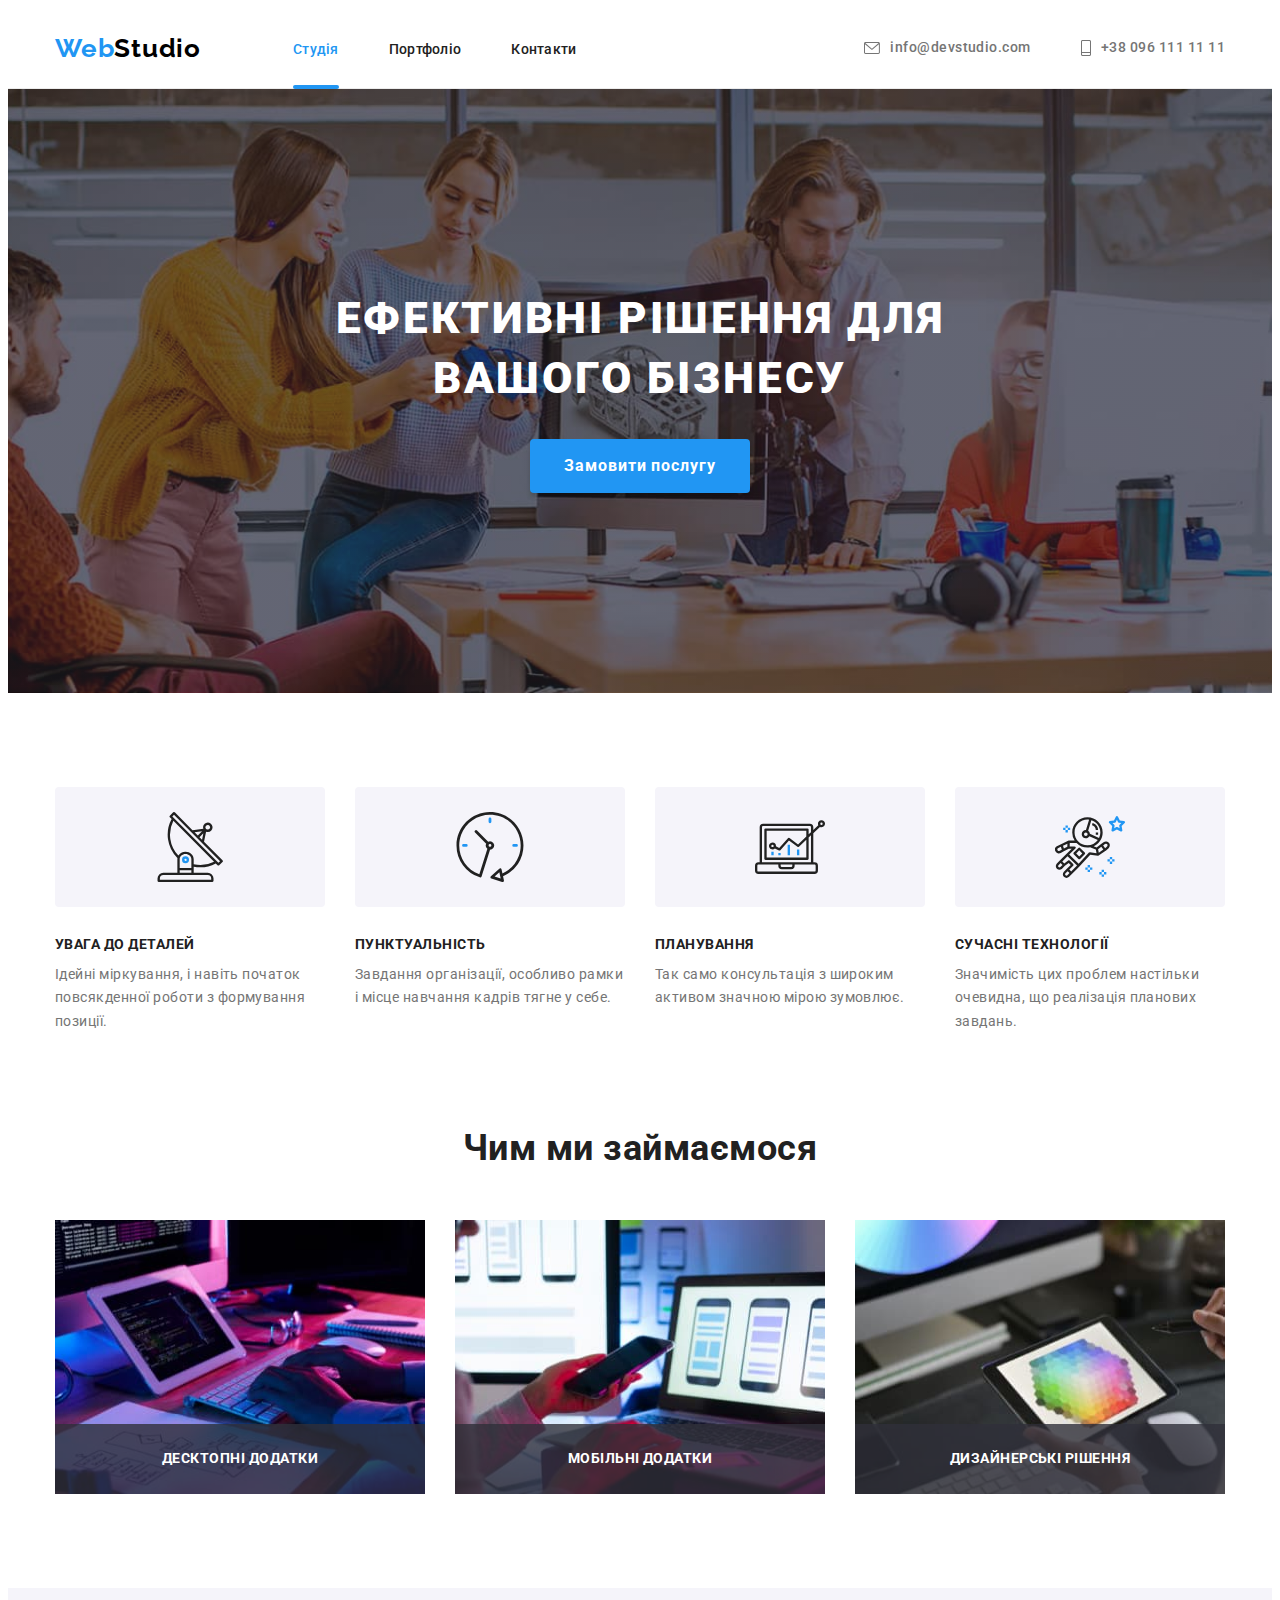
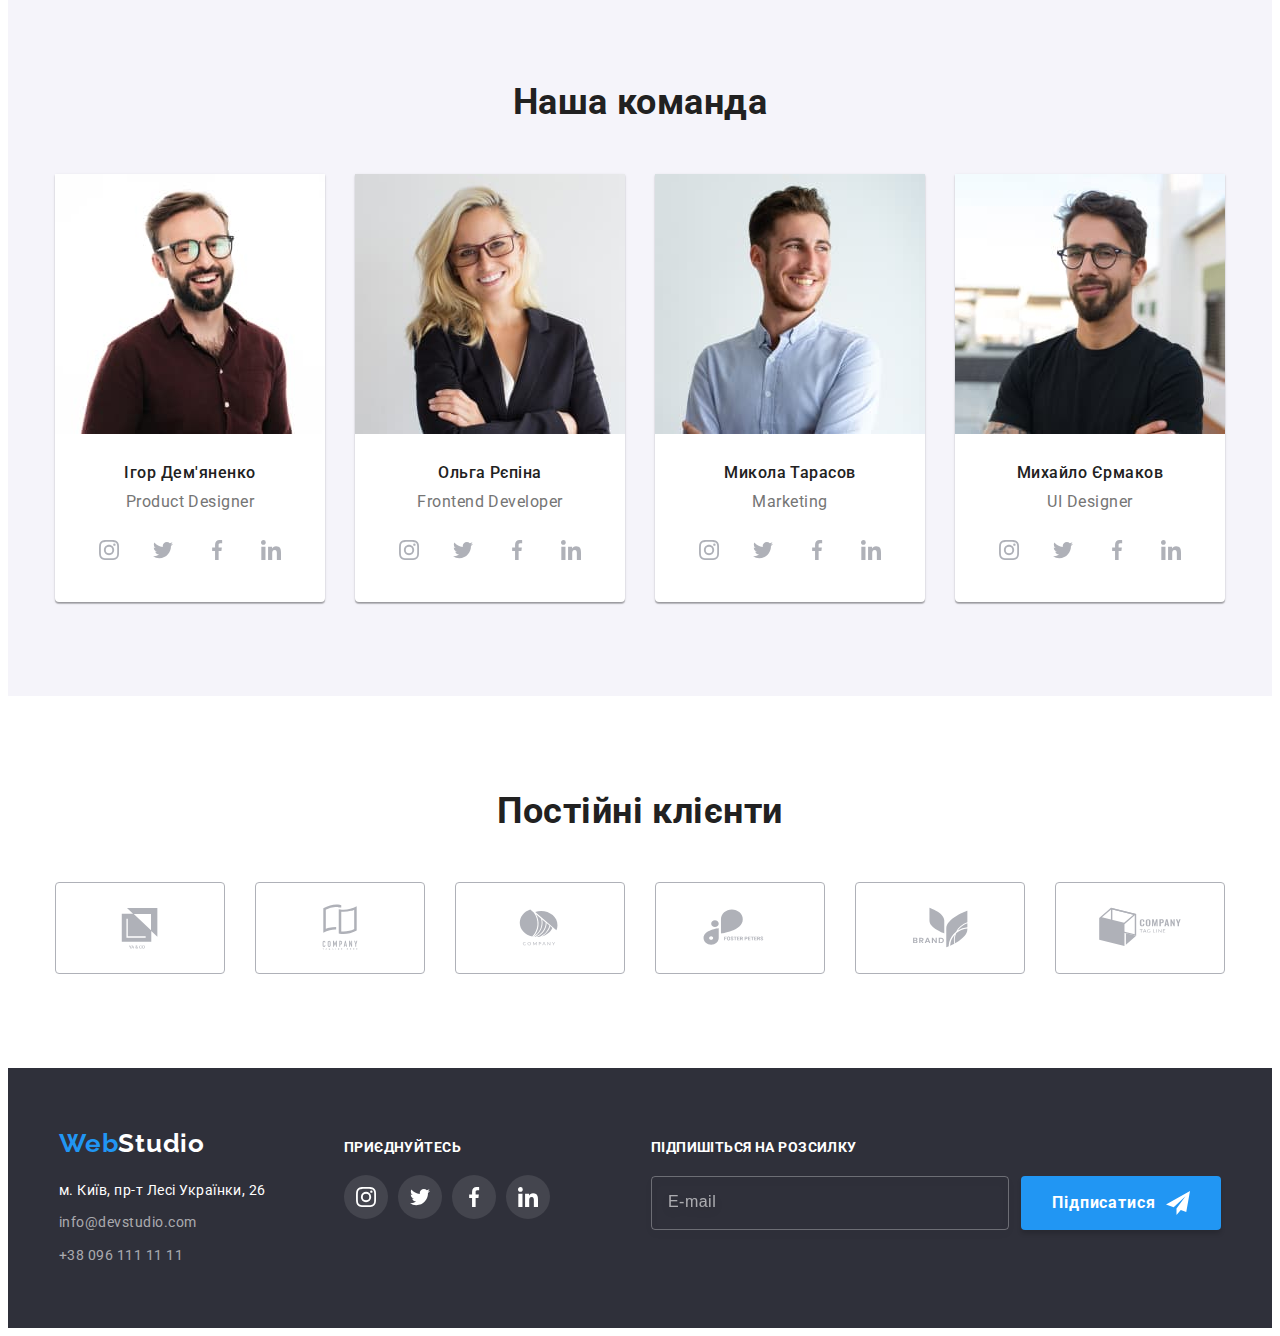
<file: index.html>
<!DOCTYPE html>
<html lang="uk">
  <head>
    <meta charset="UTF-8" />
    <meta http-equiv="X-UA-Compatible" content="IE=edge" />
    <meta name="viewport" content="width=device-width, initial-scale=1.0" />
    <link rel="preconnect" href="https://fonts.googleapis.com" />
    <link rel="preconnect" href="https://fonts.gstatic.com" crossorigin />
    <link
      href="https://fonts.googleapis.com/css2?family=Raleway:wght@700&family=Roboto:wght@400;500;700;900&display=swap"
      rel="stylesheet"
    />
    <link
      rel="stylesheet"
      href="https://cdnjs.cloudflare.com/ajax/libs/modern-normalize/1.1.0/modern-normalize.min.css"
      integrity="sha512-wpPYUAdjBVSE4KJnH1VR1HeZfpl1ub8YT/NKx4PuQ5NmX2tKuGu6U/JRp5y+Y8XG2tV+wKQpNHVUX03MfMFn9Q=="
      crossorigin="anonymous"
      referrerpolicy="no-referrer"
    />
    <link rel="stylesheet" href="./css/main.min.css" />
    <title>Студія</title>
  </head>
  <body>
    <header class="header">
      <div class="container">
        <nav class="header__nav">
          <a class="logo" href="./index.html" aria-label="en"
            >Web<span class="logo-studio">Studio</span></a
          >
          <ul class="header__nav-list">
            <li class="header__nav-current">
              <div class="header__nav-line">
                <a class="header__nav-item current" href="./index.html">Студія</a>
              </div>
            </li>
            <li><a class="header__nav-item" href="./portfolio.html">Портфоліо</a></li>
            <li><a class="header__nav-item" href="">Контакти</a></li>
          </ul>
        </nav>
        <ul class="header__contacts">
          <li>
            <a class="header__contacts-email" href="mailto:info@devstudio.com">
              <svg class="header__email-icon" width="16" height="12">
                <use href="./images/icons.svg#icon-letter"></use>
              </svg>
              info@devstudio.com</a
            >
          </li>
          <li>
            <a class="header__contacts-phone" href="tel:+380961111111">
              <svg class="header__phone-icon" width="10" height="16">
                <use href="./images/icons.svg#icon-phone"></use>
              </svg>
              +38 096 111 11 11</a
            >
          </li>
        </ul>
        <button class="header__menu-button" type="button" data-menu-open>
          <svg class="header__menu-icon" width="40" height="40">
            <use href="./images/icons.svg#icon-menu"></use>
          </svg>
        </button>
      </div>
      <div class="menu is-hidden" data-menu>
        <div class="menu__container">
          <button class="menu__close-btn" type="button" data-menu-close>
            <svg class="menu__close-icon" width="40" height="40">
              <use href="./images/icons.svg#icon-menu-close"></use>
            </svg>
          </button>
          <ul class="menu__list">
            <li class="menu__current">
              <a class="menu__item current" href="./index.html">Студія</a>
            </li>
            <li><a class="menu__item" href="./portfolio.html">Портфоліо</a></li>
            <li><a class="menu__item" href="">Контакти</a></li>
          </ul>
          <div class="menu__swap">
            <ul class="menu__contacts">
              <li class="menu__phone"><a href="">+38 096 111 11 11</a></li>
              <li class="menu__email"><a href="">info@devstudio.com</a></li>
            </ul>
            <ul class="menu__socials">
              <li class="menu__socials-item">Instagram</li>
              <li class="menu__socials-item">Twitter</li>
              <li class="menu__socials-item">Facebook</li>
              <li class="menu__socials-item">LinkedIn</li>
            </ul>
          </div>
        </div>
      </div>
    </header>
    <main>
      <section class="hero section">
        <div class="container">
          <h1 class="hero__title">Ефективні рішення для вашого бізнесу</h1>
          <button class="button" type="button" data-modal-open>Замовити послугу</button>
        </div>
      </section>
      <section class="advantages section">
        <div class="container">
          <h2 class="visually-hidden">Переваги</h2>
          <ul class="advantages__list">
            <li class="advantages__item">
              <div class="advantages__icon-container">
                <svg class="advantages__icon" width="70" height="70">
                  <use href="./images/icons.svg#icon-antenna"></use>
                </svg>
              </div>
              <h3 class="advantages__title">Увага до деталей</h3>
              <p class="advantages__paragraph">
                Ідейні міркування, і навіть початок повсякденної роботи з формування позиції.
              </p>
            </li>
            <li class="advantages__item">
              <div class="advantages__icon-container">
                <svg class="advantages__icon" width="70" height="70">
                  <use href="./images/icons.svg#icon-clock"></use>
                </svg>
              </div>
              <h3 class="advantages__title">Пунктуальність</h3>
              <p class="advantages__paragraph">
                Завдання організації, особливо рамки і місце навчання кадрів тягне у себе.
              </p>
            </li>
            <li class="advantages__item">
              <div class="advantages__icon-container">
                <svg class="advantages__icon" width="70" height="70">
                  <use href="./images/icons.svg#icon-diagram"></use>
                </svg>
              </div>
              <h3 class="advantages__title">Планування</h3>
              <p class="advantages__paragraph">
                Так само консультація з широким активом значною мірою зумовлює.
              </p>
            </li>
            <li class="advantages__item">
              <div class="advantages__icon-container">
                <svg class="advantages__icon" width="70" height="70">
                  <use href="./images/icons.svg#icon-astronaut"></use>
                </svg>
              </div>
              <h3 class="advantages__title">Сучасні технології</h3>
              <p class="advantages__paragraph">
                Значимість цих проблем настільки очевидна, що реалізація планових завдань.
              </p>
            </li>
          </ul>
        </div>
      </section>
      <section class="services section">
        <div class="container">
          <h2 class="services__title">Чим ми займаємося</h2>
          <ul class="services__list">
            <li class="services__item">
              <a href="">
                <picture>
                  <source
                    class="services__img"
                    srcset="
                      ./images/desktop-programs-desk-1x.jpg 1x,
                      ./images/desktop-programs-desk-2x.jpg 2x
                    "
                    media="(min-width: 1200px)"
                  />
                  <img
                    class="services__img"
                    src="./images/desktop-programs-desk-1x.jpg"
                    alt="Десктоп"
                    width="370"
                  />
                </picture>
                <p class="services__description">Десктопні додатки</p>
              </a>
            </li>
            <li class="services__item">
              <a href="">
                <picture>
                  <source
                    class="services__img"
                    srcset="
                      ./images/mobile-applications-desk-1x.jpg 1x,
                      ./images/mobile-applications-desk-2x.jpg 2x
                    "
                    media="(min-width: 1200px)"
                  />
                  <img
                    class="services__img"
                    src="./images/mobile-applications-desk-1x.jpg"
                    alt="Мобільний телефон"
                    width="370"
                  />
                </picture>
                <p class="services__description">Мобільні додатки</p>
              </a>
            </li>
            <li class="services__item">
              <a href="">
                <picture>
                  <source
                    class="services__img"
                    srcset="
                      ./images/designer-solutions-desk-1x.jpg 1x,
                      ./images/designer-solutions-desk-2x.jpg 2x
                    "
                    media="(min-width: 1200px)"
                  />
                  <img
                    class="services__img"
                    src="./images/designer-solutions-desk-1x.jpg"
                    alt="Графічний планшет"
                    width="370"
                  />
                </picture>
                <p class="services__description">Дизайнерські рішення</p>
              </a>
            </li>
          </ul>
        </div>
      </section>
      <section class="our-team section">
        <div class="container">
          <h2 class="our-team__title">Наша команда</h2>
          <ul class="our-team__list">
            <li class="our-team__card-item">
              <div class="our-team__card-img-container">
                <picture>
                  <source
                    class="our-team__card-img"
                    srcset="
                      ./images/product-designer-desk-1x.jpg 1x,
                      ./images/product-designer-desk-2x.jpg 2x
                    "
                    media="(min-width: 1200px)"
                  />
                  <source
                    class="our-team__card-img"
                    srcset="
                      ./images/product-designer-tab-1x.jpg 1x,
                      ./images/product-designer-tab-2x.jpg 2x
                    "
                    media="(min-width: 768px)"
                  />
                  <source
                    class="our-team__card-img"
                    srcset="
                      ./images/product-designer-mob-1x.jpg 1x,
                      ./images/product-designer-mob-2x.jpg 2x
                    "
                    media="(max-width: 767px)"
                  />
                  <img
                    class="our-team__card-img"
                    src="./images/product-designer-mob-1x.jpg"
                    alt="Дизайнер продукта"
                    width="450"
                  />
                </picture>
              </div>
              <h3 class="our-team__card-name">Ігор Дем'яненко</h3>
              <p class="our-team__card-position" lang="en">Product Designer</p>
              <ul class="our-team__socials">
                <li>
                  <a class="socials-container" href="" aria-label="Інстаграм">
                    <svg class="socials-icon" width="20" height="20">
                      <use href="./images/icons.svg#icon-instagram"></use>
                    </svg>
                  </a>
                </li>
                <li>
                  <a class="socials-container" href="" aria-label="Твіттер">
                    <svg class="socials-icon" width="20" height="20">
                      <use href="./images/icons.svg#icon-twitter"></use>
                    </svg>
                  </a>
                </li>
                <li>
                  <a class="socials-container" href="" aria-label="Фейсбук">
                    <svg class="socials-icon" width="20" height="20">
                      <use href="./images/icons.svg#icon-facebook"></use>
                    </svg>
                  </a>
                </li>
                <li>
                  <a class="socials-container" href="" aria-label="Лінкедін">
                    <svg class="socials-icon" width="20" height="20">
                      <use href="./images/icons.svg#icon-linkedin"></use>
                    </svg>
                  </a>
                </li>
              </ul>
            </li>
            <li class="our-team__card-item">
              <div class="our-team__card-img-container">
                <picture>
                  <source
                    class="our-team__card-img"
                    srcset="
                      ./images/frontend-developer-desk-1x.jpg 1x,
                      ./images/frontend-developer-desk-2x.jpg 2x
                    "
                    media="(min-width: 1200px)"
                  />
                  <source
                    class="our-team__card-img"
                    srcset="
                      ./images/frontend-developer-tab-1x.jpg 1x,
                      ./images/frontend-developer-tab-2x.jpg 2x
                    "
                    media="(min-width: 768px)"
                  />
                  <source
                    class="our-team__card-img"
                    srcset="
                      ./images/frontend-developer-mob-1x.jpg 1x,
                      ./images/frontend-developer-mob-2x.jpg 2x
                    "
                    media="(max-width: 767px)"
                  />
                  <img
                    class="our-team__card-img"
                    src="./images/frontend-developer-mob-1x.jpg"
                    alt="Фронтенд-розробник"
                    width="450"
                  />
                </picture>
              </div>
              <h3 class="our-team__card-name">Ольга Рєпіна</h3>
              <p class="our-team__card-position" lang="en">Frontend Developer</p>
              <ul class="our-team__socials">
                <li>
                  <a class="socials-container" href="" aria-label="Інстаграм">
                    <svg class="socials-icon" width="20" height="20">
                      <use href="./images/icons.svg#icon-instagram"></use>
                    </svg>
                  </a>
                </li>
                <li>
                  <a class="socials-container" href="" aria-label="Твіттер">
                    <svg class="socials-icon" width="20" height="20">
                      <use href="./images/icons.svg#icon-twitter"></use>
                    </svg>
                  </a>
                </li>
                <li>
                  <a class="socials-container" href="" aria-label="Фейсбук">
                    <svg class="socials-icon" width="20" height="20">
                      <use href="./images/icons.svg#icon-facebook"></use>
                    </svg>
                  </a>
                </li>
                <li>
                  <a class="socials-container" href="" aria-label="Лінкедін">
                    <svg class="socials-icon" width="20" height="20">
                      <use href="./images/icons.svg#icon-linkedin"></use>
                    </svg>
                  </a>
                </li>
              </ul>
            </li>
            <li class="our-team__card-item">
              <div class="our-team__card-img-container">
                <picture>
                  <source
                    class="our-team__card-img"
                    srcset="./images/marketing-desk-1x.jpg 1x, ./images/marketing-desk-2x.jpg 2x"
                    media="(min-width: 1200px)"
                  />
                  <source
                    class="our-team__card-img"
                    srcset="./images/marketing-tab-1x.jpg 1x, ./images/marketing-tab-2x.jpg 2x"
                    media="(min-width: 768px)"
                  />
                  <source
                    class="our-team__card-img"
                    srcset="./images/marketing-mob-1x.jpg 1x, ./images/marketing-mob-2x.jpg 2x"
                    media="(max-width: 767px)"
                  />
                  <img
                    class="our-team__card-img"
                    src="./images/marketing-mob-1x.jpg"
                    alt="Маркетолог"
                    width="450"
                  />
                </picture>
              </div>
              <h3 class="our-team__card-name">Микола Тарасов</h3>
              <p class="our-team__card-position" lang="en">Marketing</p>
              <ul class="our-team__socials">
                <li>
                  <a class="socials-container" href="" aria-label="Інстаграм">
                    <svg class="socials-icon" width="20" height="20">
                      <use href="./images/icons.svg#icon-instagram"></use>
                    </svg>
                  </a>
                </li>
                <li>
                  <a class="socials-container" href="" aria-label="Твіттер">
                    <svg class="socials-icon" width="20" height="20">
                      <use href="./images/icons.svg#icon-twitter"></use>
                    </svg>
                  </a>
                </li>
                <li>
                  <a class="socials-container" href="" aria-label="Фейсбук">
                    <svg class="socials-icon" width="20" height="20">
                      <use href="./images/icons.svg#icon-facebook"></use>
                    </svg>
                  </a>
                </li>
                <li>
                  <a class="socials-container" href="" aria-label="Лінкедін">
                    <svg class="socials-icon" width="20" height="20">
                      <use href="./images/icons.svg#icon-linkedin"></use>
                    </svg>
                  </a>
                </li>
              </ul>
            </li>
            <li class="our-team__card-item">
              <div class="our-team__card-img-container">
                <picture>
                  <source
                    class="our-team__card-img"
                    srcset="
                      ./images/ui-designer-desk-1x.jpg 1x,
                      ./images/ui-designer-desk-2x.jpg 2x
                    "
                    media="(min-width: 1200px)"
                  />
                  <source
                    class="our-team__card-img"
                    srcset="./images/ui-designer-tab-1x.jpg 1x, ./images/ui-designer-tab-2x.jpg 2x"
                    media="(min-width: 768px)"
                  />
                  <source
                    class="our-team__card-img"
                    srcset="./images/ui-designer-mob-1x.jpg 1x, ./images/ui-designer-mob-2x.jpg 2x"
                    media="(max-width: 767px)"
                  />
                  <img
                    class="our-team__card-img"
                    src="./images/ui-designer-mob-1x.jpg"
                    alt="Дизайнер"
                    width="450"
                  />
                </picture>
              </div>
              <h3 class="our-team__card-name">Михайло Єрмаков</h3>
              <p class="our-team__card-position" lang="en">UI Designer</p>
              <ul class="our-team__socials">
                <li>
                  <a class="socials-container" href="" aria-label="Інстаграм">
                    <svg class="socials-icon" width="20" height="20">
                      <use href="./images/icons.svg#icon-instagram"></use>
                    </svg>
                  </a>
                </li>
                <li>
                  <a class="socials-container" href="" aria-label="Твіттер">
                    <svg class="socials-icon" width="20" height="20">
                      <use href="./images/icons.svg#icon-twitter"></use>
                    </svg>
                  </a>
                </li>
                <li>
                  <a class="socials-container" href="" aria-label="Фейсбук">
                    <svg class="socials-icon" width="20" height="20">
                      <use href="./images/icons.svg#icon-facebook"></use>
                    </svg>
                  </a>
                </li>
                <li>
                  <a class="socials-container" href="" aria-label="Лінкедін">
                    <svg class="socials-icon" width="20" height="20">
                      <use href="./images/icons.svg#icon-linkedin"></use>
                    </svg>
                  </a>
                </li>
              </ul>
            </li>
          </ul>
        </div>
      </section>
      <section class="clients section">
        <div class="container">
          <h2 class="clients__title">Постійні клієнти</h2>
          <ul class="clients__companies">
            <li>
              <a class="clients__companies-item" href="">
                <svg class="clients__icon" width="170" height="92">
                  <use href="./images/icons.svg#icon-logo-1"></use>
                </svg>
              </a>
            </li>
            <li>
              <a class="clients__companies-item" href="">
                <svg class="clients__icon" width="170" height="92">
                  <use href="./images/icons.svg#icon-logo-2"></use>
                </svg>
              </a>
            </li>
            <li>
              <a class="clients__companies-item" href="">
                <svg class="clients__icon" width="170" height="92">
                  <use href="./images/icons.svg#icon-logo-3"></use>
                </svg>
              </a>
            </li>
            <li>
              <a class="clients__companies-item" href="">
                <svg class="clients__icon" width="170" height="92">
                  <use href="./images/icons.svg#icon-logo-4"></use>
                </svg>
              </a>
            </li>
            <li>
              <a class="clients__companies-item" href="">
                <svg class="clients__icon" width="170" height="92">
                  <use href="./images/icons.svg#icon-logo-5"></use>
                </svg>
              </a>
            </li>
            <li>
              <a class="clients__companies-item" href="">
                <svg class="clients__icon" width="170" height="92">
                  <use href="./images/icons.svg#icon-logo-6"></use>
                </svg>
              </a>
            </li>
          </ul>
        </div>
      </section>
    </main>
    <footer class="footer">
      <div class="container">
        <div class="footer__info">
          <a class="logo" href="./index.html" aria-label="en"
            >Web<span class="logo-studio">Studio</span></a
          >
          <address>
            <ul class="footer__contacts">
              <li class="footer__contacts-adress">м. Київ, пр-т Лесі Українки, 26</li>
              <li class="footer__contacts-item">
                <a class="footer__link" href="mailto:info@devstudio.com">info@devstudio.com</a>
              </li>
              <li class="footer__contacts-item">
                <a class="footer__link" href="tel:+380961111111">+38 096 111 11 11</a>
              </li>
            </ul>
          </address>
        </div>
        <div class="footer__join-us">
          <p class="footer__paragraph">Приєднуйтесь</p>
          <ul class="footer__socials">
            <li>
              <a class="socials-container" href="" aria-label="Інстаграм">
                <svg class="socials-icon" width="20" height="20">
                  <use href="./images/icons.svg#icon-instagram"></use>
                </svg>
              </a>
            </li>
            <li>
              <a class="socials-container" href="" aria-label="Твіттер">
                <svg class="socials-icon" width="20" height="20">
                  <use href="./images/icons.svg#icon-twitter"></use>
                </svg>
              </a>
            </li>
            <li>
              <a class="socials-container" href="" aria-label="Фейсбук">
                <svg class="socials-icon" width="20" height="20">
                  <use href="./images/icons.svg#icon-facebook"></use>
                </svg>
              </a>
            </li>
            <li>
              <a class="socials-container" href="" aria-label="Лінкедін">
                <svg class="socials-icon" width="20" height="20">
                  <use href="./images/icons.svg#icon-linkedin"></use>
                </svg>
              </a>
            </li>
          </ul>
        </div>
        <form class="subscription">
          <label class="subscription__label" for="subscription-email"
            >Підпишіться на розсилку</label
          >
          <span class="subscription__container">
            <input
              class="subscription__input"
              type="email"
              name="subscription-email"
              id="subscription-email"
              placeholder="E-mail"
            />
            <button class="subscription__btn button" type="submit">
              Підписатися
              <svg class="subscription__btn-icon" width="24" height="24">
                <use href="./images/icons.svg#icon-send"></use>
              </svg>
            </button>
          </span>
        </form>
      </div>
    </footer>
    <div class="modal__backdrop is-hidden" data-modal>
      <div class="modal">
        <div class="modal-container">
          <button class="modal__btn-close" type="button" data-modal-close>
            <svg class="modal__btn-close-icon" width="11" height="11">
              <use href="./images/icons.svg#icon-close-btn"></use>
            </svg>
          </button>
          <p class="modal__title">Залиште свої дані, ми вам передзвонимо</p>
          <form class="modal__form" autocomplete="off">
            <label class="modal__label" for="user-name">
              <span class="modal__label-text">Ім'я</span>
              <span class="modal__input-container">
                <input class="modal__user-name input" id="user-name" name="user-name" type="text" />
                <svg class="modal__input-icon" width="18" height="18">
                  <use href="./images/icons.svg#icon-person"></use>
                </svg>
              </span>
            </label>
            <label class="modal__label" for="user-phone">
              <span class="modal__label-text">Телефон</span>
              <span class="modal__input-container">
                <input
                  class="modal__user-phone input"
                  id="user-phone"
                  name="user-phone"
                  type="tel"
                />
                <svg class="modal__input-icon" width="18" height="18">
                  <use href="./images/icons.svg#icon-tel"></use>
                </svg>
              </span>
            </label>
            <label class="modal__label" for="user-email">
              <span class="modal__label-text">Пошта</span>
              <span class="modal__input-container">
                <input
                  class="modal__user-email input"
                  id="user-email"
                  name="user-email"
                  type="email"
                />
                <svg class="modal__input-icon" width="18" height="18">
                  <use href="./images/icons.svg#icon-email"></use>
                </svg>
              </span>
            </label>
            <label class="modal__label" for="user-comment">
              <span class="modal__label-text">Коментар</span>
              <textarea
                class="modal__comment input"
                name="user-comment"
                id="user-comment"
                placeholder="Введіть текст"
              ></textarea>
            </label>
            <label class="modal__label-policy" for="policy">
              <input
                class="modal__checkbox visually-hidden"
                type="checkbox"
                value=""
                id="policy"
                name="policy"
              />
              <span class="modal__policy-text"
                >Погоджуюся з розсилкою та приймаю
                <a class="modal__policy-link" href="">Умови договору</a>
              </span>
            </label>
            <button class="button modal__button" type="submit">Відправити</button>
          </form>
        </div>
      </div>
    </div>
    <script src="./js/menu.js"></script>
    <script src="./js/modal.js"></script>
  </body>
</html>
</file>
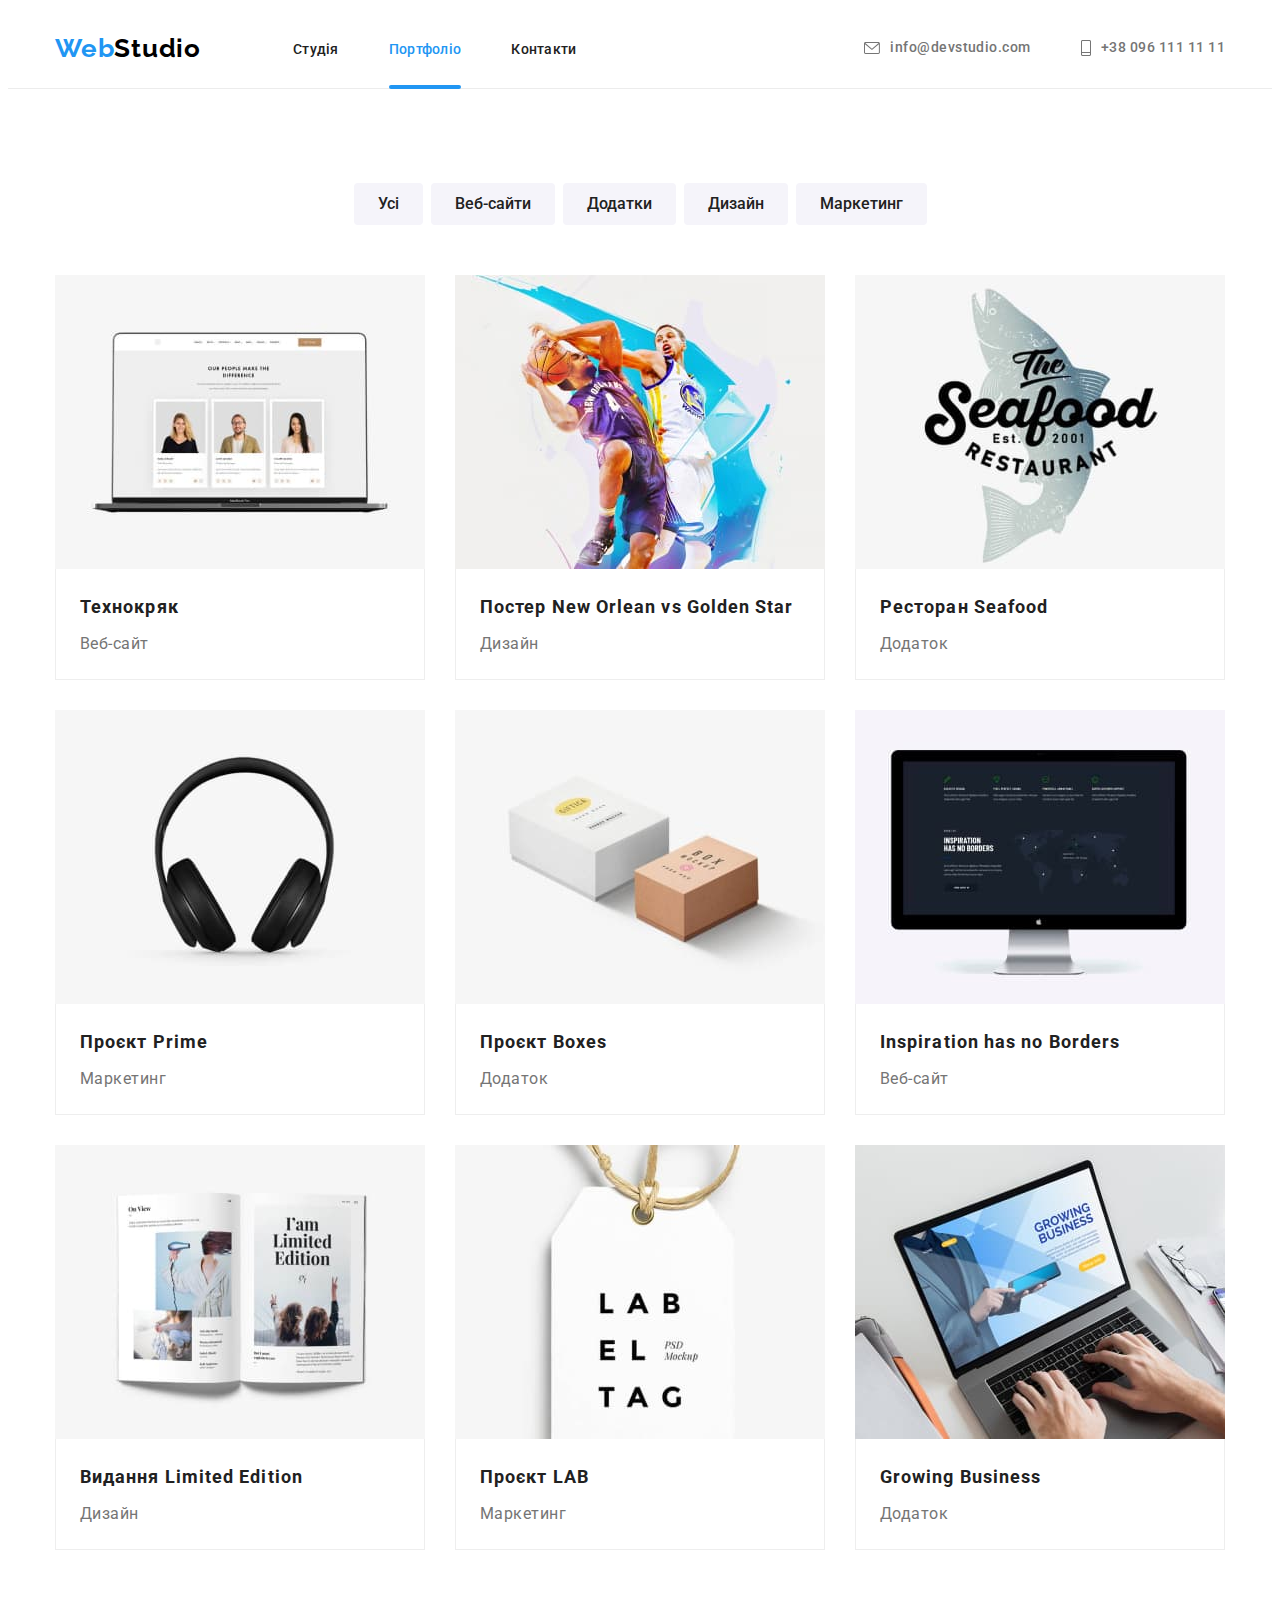
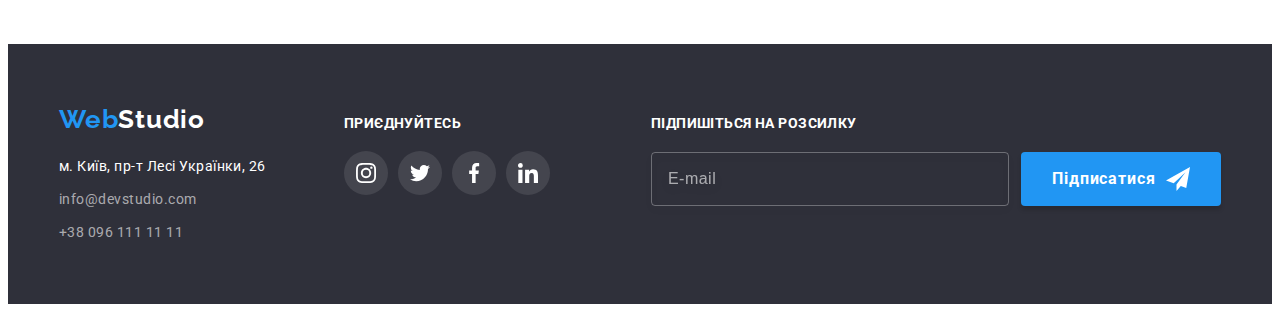
<file: portfolio.html>
<!DOCTYPE html>
<html lang="uk">
  <head>
    <meta charset="UTF-8" />
    <meta http-equiv="X-UA-Compatible" content="IE=edge" />
    <meta name="viewport" content="width=device-width, initial-scale=1.0" />
    <link rel="preconnect" href="https://fonts.googleapis.com" />
    <link rel="preconnect" href="https://fonts.gstatic.com" crossorigin />
    <link
      href="https://fonts.googleapis.com/css2?family=Raleway:wght@700&family=Roboto:wght@400;500;700;900&display=swap"
      rel="stylesheet"
    />
    <link
      rel="stylesheet"
      href="https://cdnjs.cloudflare.com/ajax/libs/modern-normalize/1.1.0/modern-normalize.min.css"
      integrity="sha512-wpPYUAdjBVSE4KJnH1VR1HeZfpl1ub8YT/NKx4PuQ5NmX2tKuGu6U/JRp5y+Y8XG2tV+wKQpNHVUX03MfMFn9Q=="
      crossorigin="anonymous"
      referrerpolicy="no-referrer"
    />
    <link rel="stylesheet" href="./css/main.min.css" />
    <title>Портфоліо</title>
  </head>
  <body>
    <header class="header">
      <div class="container">
        <nav class="header__nav">
          <a class="logo" href="./index.html" aria-label="en"
            >Web<span class="logo-studio">Studio</span></a
          >
          <ul class="header__nav-list">
            <li><a class="header__nav-item" href="./index.html">Студія</a></li>
            <li class="header__nav-current">
              <div class="header__nav-line">
                <a class="header__nav-item current" href="./portfolio.html">Портфоліо</a>
              </div>
            </li>
            <li><a class="header__nav-item" href="">Контакти</a></li>
          </ul>
        </nav>
        <ul class="header__contacts">
          <li>
            <a class="header__contacts-email" href="mailto:info@devstudio.com">
              <svg class="header__email-icon" width="16" height="12">
                <use href="./images/icons.svg#icon-letter"></use>
              </svg>
              info@devstudio.com</a
            >
          </li>
          <li>
            <a class="header__contacts-phone" href="tel:+380961111111">
              <svg class="header__phone-icon" width="10" height="16">
                <use href="./images/icons.svg#icon-phone"></use>
              </svg>
              +38 096 111 11 11</a
            >
          </li>
        </ul>
        <button class="header__menu-button" type="button" data-menu-open>
          <svg class="header__menu-icon" width="40" height="40">
            <use href="./images/icons.svg#icon-menu"></use>
          </svg>
        </button>
      </div>
      <div class="menu is-hidden" data-menu>
        <div class="menu__container">
          <button class="menu__close-btn" type="button" data-menu-close>
            <svg class="menu__close-icon" width="40" height="40">
              <use href="./images/icons.svg#icon-menu-close"></use>
            </svg>
          </button>
          <ul class="menu__list">
            <li><a class="menu__item" href="./index.html">Студія</a></li>
            <li class="menu__current">
              <a class="menu__item current" href="./portfolio.html">Портфоліо</a>
            </li>
            <li><a class="menu__item" href="">Контакти</a></li>
          </ul>
          <div class="menu__swap">
            <ul class="menu__contacts">
              <li class="menu__phone"><a href="">+38 096 111 11 11</a></li>
              <li class="menu__email"><a href="">info@devstudio.com</a></li>
            </ul>
            <ul class="menu__socials">
              <li class="menu__socials-item">Instagram</li>
              <li class="menu__socials-item">Twitter</li>
              <li class="menu__socials-item">Facebook</li>
              <li class="menu__socials-item">LinkedIn</li>
            </ul>
          </div>
        </div>
      </div>
    </header>
    <main>
      <section class="works section">
        <div class="container">
          <h1 class="works__title visually-hidden">Портфоліо</h1>
          <ul class="works__filter">
            <li><button class="works__filter-button" type="button">Усі</button></li>
            <li><button class="works__filter-button" type="button">Веб-сайти</button></li>
            <li><button class="works__filter-button" type="button">Додатки</button></li>
            <li><button class="works__filter-button" type="button">Дизайн</button></li>
            <li><button class="works__filter-button" type="button">Маркетинг</button></li>
          </ul>
          <ul class="works__list">
            <li class="works__list-item">
              <a class="works__example" href="">
                <div class="works__img-container">
                  <picture>
                    <source
                      class="works__img"
                      srcset="./images/techno-desk-1x.jpg 1x, ./images/techno-desk-2x.jpg 2x"
                      media="(min-width: 1200px)"
                    />
                    <source
                      class="works__img"
                      srcset="./images/techno-tab-1x.jpg 1x, ./images/techno-tab-2x.jpg 2x"
                      media="(min-width: 768px)"
                    />
                    <source
                      class="works__img"
                      srcset="./images/techno-mob-1x.jpg 1x, ./images/techno-mob-2x.jpg 2x"
                      media="(max-width: 767px)"
                    />
                    <img
                      class="works__img"
                      src="./images/techno-mob-1x.jpg"
                      alt="Мобільний телефон"
                      width="450"
                    />
                  </picture>
                  <p class="works__modal">
                    Ресурс пропонує комплексні пропозиції з різним рівнем функціоналу та сервісів.
                    Все це дозволить відвідувачу отримати вичерпні відомості про компанію чи
                    приватну особу.
                  </p>
                </div>
                <div class="works__description">
                  <h2 class="works__title">Технокряк</h2>
                  <p class="works__paragraph">Веб-сайт</p>
                </div>
              </a>
            </li>
            <li class="works__list-item">
              <a class="works__example" href="">
                <div class="works__img-container">
                  <picture>
                    <source
                      class="works__img"
                      srcset="./images/poster-desk-1x.jpg 1x, ./images/poster-desk-2x.jpg 2x"
                      media="(min-width: 1200px)"
                    />
                    <source
                      class="works__img"
                      srcset="./images/poster-tab-1x.jpg 1x, ./images/poster-tab-2x.jpg 2x"
                      media="(min-width: 768px)"
                    />
                    <source
                      class="works__img"
                      srcset="./images/poster-mob-1x.jpg 1x, ./images/poster-mob-2x.jpg 2x"
                      media="(max-width: 767px)"
                    />
                    <img
                      class="works__img"
                      src="./images/poster-mob-1x.jpg"
                      alt="Мобільний телефон"
                      width="450"
                    />
                  </picture>
                </div>
                <div class="works__description">
                  <h2 class="works__title">
                    Постер <span lang="en">New Orlean vs Golden Star</span>
                  </h2>
                  <p class="works__paragraph">Дизайн</p>
                </div>
              </a>
            </li>
            <li class="works__list-item">
              <a class="works__example" href="">
                <div class="works__img-container">
                  <picture>
                    <source
                      class="works__img"
                      srcset="./images/seafood-desk-1x.jpg 1x, ./images/seafood-desk-2x.jpg 2x"
                      media="(min-width: 1200px)"
                    />
                    <source
                      class="works__img"
                      srcset="./images/seafood-tab-1x.jpg 1x, ./images/seafood-tab-2x.jpg 2x"
                      media="(min-width: 768px)"
                    />
                    <source
                      class="works__img"
                      srcset="./images/seafood-mob-1x.jpg 1x, ./images/seafood-mob-2x.jpg 2x"
                      media="(max-width: 767px)"
                    />
                    <img
                      class="works__img"
                      src="./images/seafood-mob-1x.jpg"
                      alt="Мобільний телефон"
                      width="450"
                    />
                  </picture>
                </div>
                <div class="works__description">
                  <h2 class="works__title">Ресторан <span lang="en">Seafood</span></h2>
                  <p class="works__paragraph">Додаток</p>
                </div>
              </a>
            </li>
            <li class="works__list-item">
              <a class="works__example" href="">
                <div class="works__img-container">
                  <picture>
                    <source
                      class="works__img"
                      srcset="./images/prime-desk-1x.jpg 1x, ./images/prime-desk-2x.jpg 2x"
                      media="(min-width: 1200px)"
                    />
                    <source
                      class="works__img"
                      srcset="./images/prime-tab-1x.jpg 1x, ./images/prime-tab-2x.jpg 2x"
                      media="(min-width: 768px)"
                    />
                    <source
                      class="works__img"
                      srcset="./images/prime-mob-1x.jpg 1x, ./images/prime-mob-2x.jpg 2x"
                      media="(max-width: 767px)"
                    />
                    <img
                      class="works__img"
                      src="./images/prime-mob-1x.jpg"
                      alt="Мобільний телефон"
                      width="450"
                    />
                  </picture>
                </div>
                <div class="works__description">
                  <h2 class="works__title">Проєкт <span lang="en">Prime</span></h2>
                  <p class="works__paragraph">Маркетинг</p>
                </div>
              </a>
            </li>
            <li class="works__list-item">
              <a class="works__example" href="">
                <div class="works__img-container">
                  <picture>
                    <source
                      class="works__img"
                      srcset="./images/boxes-desk-1x.jpg 1x, ./images/boxes-desk-2x.jpg 2x"
                      media="(min-width: 1200px)"
                    />
                    <source
                      class="works__img"
                      srcset="./images/boxes-tab-1x.jpg 1x, ./images/boxes-tab-2x.jpg 2x"
                      media="(min-width: 768px)"
                    />
                    <source
                      class="works__img"
                      srcset="./images/boxes-mob-1x.jpg 1x, ./images/boxes-mob-2x.jpg 2x"
                      media="(max-width: 767px)"
                    />
                    <img
                      class="works__img"
                      src="./images/boxes-mob-1x.jpg"
                      alt="Мобільний телефон"
                      width="450"
                    />
                  </picture>
                </div>
                <div class="works__description">
                  <h2 class="works__title">Проєкт <span lang="en">Boxes</span></h2>
                  <p class="works__paragraph">Додаток</p>
                </div>
              </a>
            </li>
            <li class="works__list-item">
              <a class="works__example" href="">
                <picture>
                  <source
                    class="works__img"
                    srcset="
                      ./images/inspiration-desk-1x.jpg 1x,
                      ./images/inspiration-desk-2x.jpg 2x
                    "
                    media="(min-width: 1200px)"
                  />
                  <source
                    class="works__img"
                    srcset="./images/inspiration-tab-1x.jpg 1x, ./images/inspiration-tab-2x.jpg 2x"
                    media="(min-width: 768px)"
                  />
                  <source
                    class="works__img"
                    srcset="./images/inspiration-mob-1x.jpg 1x, ./images/inspiration-mob-2x.jpg 2x"
                    media="(max-width: 767px)"
                  />
                  <img
                    class="works__img"
                    src="./images/inspiration-mob-1x.jpg"
                    alt="Мобільний телефон"
                    width="450"
                  />
                </picture>
                <div class="works__description">
                  <h2 class="works__title" lang="en">Inspiration has no Borders</h2>
                  <p class="works__paragraph">Веб-сайт</p>
                </div>
              </a>
            </li>
            <li class="works__list-item">
              <a class="works__example" href="">
                <div class="works__img-container">
                  <picture>
                    <source
                      class="works__img"
                      srcset="
                        ./images/limited-edition-desk-1x.jpg 1x,
                        ./images/limited-edition-desk-2x.jpg 2x
                      "
                      media="(min-width: 1200px)"
                    />
                    <source
                      class="works__img"
                      srcset="
                        ./images/limited-edition-tab-1x.jpg 1x,
                        ./images/limited-edition-tab-2x.jpg 2x
                      "
                      media="(min-width: 768px)"
                    />
                    <source
                      class="works__img"
                      srcset="
                        ./images/limited-edition-mob-1x.jpg 1x,
                        ./images/limited-edition-mob-2x.jpg 2x
                      "
                      media="(max-width: 767px)"
                    />
                    <img
                      class="works__img"
                      src="./images/limited-edition-mob-1x.jpg"
                      alt="Мобільний телефон"
                      width="450"
                    />
                  </picture>
                </div>
                <div class="works__description">
                  <h2 class="works__title">Видання <span lang="en">Limited Edition</span></h2>
                  <p class="works__paragraph">Дизайн</p>
                </div>
              </a>
            </li>
            <li class="works__list-item">
              <a class="works__example" href="">
                <div class="works__img-container">
                  <picture>
                    <source
                      class="works__img"
                      srcset="./images/lab-desk-1x.jpg 1x, ./images/lab-desk-2x.jpg 2x"
                      media="(min-width: 1200px)"
                    />
                    <source
                      class="works__img"
                      srcset="./images/lab-tab-1x.jpg 1x, ./images/lab-tab-2x.jpg 2x"
                      media="(min-width: 768px)"
                    />
                    <source
                      class="works__img"
                      srcset="./images/lab-mob-1x.jpg 1x, ./images/lab-mob-2x.jpg 2x"
                      media="(max-width: 767px)"
                    />
                    <img
                      class="works__img"
                      src="./images/lab-mob-1x.jpg"
                      alt="Мобільний телефон"
                      width="450"
                    />
                  </picture>
                </div>
                <div class="works__description">
                  <h2 class="works__title">Проєкт <span lang="en">LAB</span></h2>
                  <p class="works__paragraph">Маркетинг</p>
                </div>
              </a>
            </li>
            <li class="works__list-item">
              <a class="works__example" href="">
                <div class="works__img-container">
                  <picture>
                    <source
                      class="works__img"
                      srcset="
                        ./images/growing-business-desk-1x.jpg 1x,
                        ./images/growing-business-desk-2x.jpg 2x
                      "
                      media="(min-width: 1200px)"
                    />
                    <source
                      class="works__img"
                      srcset="
                        ./images/growing-business-tab-1x.jpg 1x,
                        ./images/growing-business-tab-2x.jpg 2x
                      "
                      media="(min-width: 768px)"
                    />
                    <source
                      class="works__img"
                      srcset="
                        ./images/growing-business-mob-1x.jpg 1x,
                        ./images/growing-business-mob-2x.jpg 2x
                      "
                      media="(max-width: 767px)"
                    />
                    <img
                      class="works__img"
                      src="./images/growing-business-mob-1x.jpg"
                      alt="Мобільний телефон"
                      width="450"
                    />
                  </picture>
                </div>
                <div class="works__description">
                  <h2 class="works__title" lang="en">Growing Business</h2>
                  <p class="works__paragraph">Додаток</p>
                </div>
              </a>
            </li>
          </ul>
        </div>
      </section>
    </main>
    <footer class="footer">
      <div class="container">
        <div class="footer__info">
          <a class="logo" href="./index.html" aria-label="en"
            >Web<span class="logo-studio">Studio</span></a
          >
          <address>
            <ul class="footer__contacts">
              <li class="footer__contacts-adress">м. Київ, пр-т Лесі Українки, 26</li>
              <li class="footer__contacts-item">
                <a class="footer__link" href="mailto:info@devstudio.com">info@devstudio.com</a>
              </li>
              <li class="footer__contacts-item">
                <a class="footer__link" href="tel:+380961111111">+38 096 111 11 11</a>
              </li>
            </ul>
          </address>
        </div>
        <div class="footer__join-us">
          <p class="footer__paragraph">Приєднуйтесь</p>
          <ul class="footer__socials">
            <li>
              <a class="socials-container" href="" aria-label="Інстаграм">
                <svg class="socials-icon" width="20" height="20">
                  <use href="./images/icons.svg#icon-instagram"></use>
                </svg>
              </a>
            </li>
            <li>
              <a class="socials-container" href="" aria-label="Твіттер">
                <svg class="socials-icon" width="20" height="20">
                  <use href="./images/icons.svg#icon-twitter"></use>
                </svg>
              </a>
            </li>
            <li>
              <a class="socials-container" href="" aria-label="Фейсбук">
                <svg class="socials-icon" width="20" height="20">
                  <use href="./images/icons.svg#icon-facebook"></use>
                </svg>
              </a>
            </li>
            <li>
              <a class="socials-container" href="" aria-label="Лінкедін">
                <svg class="socials-icon" width="20" height="20">
                  <use href="./images/icons.svg#icon-linkedin"></use>
                </svg>
              </a>
            </li>
          </ul>
        </div>
        <form class="subscription">
          <label class="subscription__label" for="subscription-email"
            >Підпишіться на розсилку</label
          >
          <span class="subscription__container">
            <input
              class="subscription__input"
              type="email"
              name="subscription-email"
              id="subscription-email"
              placeholder="E-mail"
            />
            <button class="subscription__btn button" type="submit">
              Підписатися
              <svg class="subscription__btn-icon" width="24" height="24">
                <use href="./images/icons.svg#icon-send"></use>
              </svg>
            </button>
          </span>
        </form>
      </div>
    </footer>
    <script src="./js/menu.js"></script>
    <script src="./js/modal.js"></script>
  </body>
</html>
</file>
<file: css/main.min.css>
.visually-hidden{position:absolute;width:1px;height:1px;margin:-1px;border:0;padding:0;white-space:nowrap;-webkit-clip-path:inset(100%);clip-path:inset(100%);clip:rect(0 0 0 0);overflow:hidden}*,*::before,*::after{box-sizing:border-box}p,h1,h2,h3,h4,h5,h6{margin:0}ul,ol{margin:0;padding-left:0;list-style:none}button{cursor:pointer;font-family:inherit;margin:0;padding:0}address{font-style:normal}a{text-decoration:none;color:inherit}img{display:block}body{font-family:"Roboto",sans-serif;color:#757575;letter-spacing:.03em}.section{padding-top:60px;padding-bottom:60px}@media screen and (min-width: 1200px){.section{padding-top:94px;padding-bottom:94px}}.container{margin:0 auto;padding-left:15px;padding-right:15px;width:100%}@media screen and (min-width: 480px){.container{max-width:480px}}@media screen and (min-width: 768px){.container{max-width:768px}}@media screen and (min-width: 1200px){.container{max-width:1200px}}.button{padding-top:10px;padding-bottom:10px;display:flex;justify-content:center;align-items:center;min-width:200px;font-family:"Roboto",sans-serif;font-weight:700;font-size:16px;line-height:1.87;text-align:center;letter-spacing:.06em;border-radius:4px;border-color:rgba(0,0,0,0);color:#fff;fill:#fff;background:#2196f3;box-shadow:0px 4px 4px rgba(0,0,0,.15);cursor:pointer}.logo{align-items:center;font-family:"Raleway",sans-serif;font-size:24px;line-height:1.16;font-weight:700;letter-spacing:.03em;color:#2196f3}@media screen and (min-width: 1200px){.logo{font-size:26px;line-height:1.19}}.header{background-color:#fff;border-bottom:1px solid #ececec}.header .container{display:flex;align-items:center;height:60px}@media screen and (min-width: 768px){.header .container{height:80px}}.header .logo-studio{color:#000}.header__nav{display:flex;align-items:center;background-color:#fff}.header__nav-list{display:none;gap:50px}@media screen and (min-width: 768px){.header__nav-list{display:flex;margin-left:88px}}@media screen and (min-width: 1200px){.header__nav-list{display:flex;margin-left:92px}}.header__nav-item{font-weight:500;font-size:14px;line-height:1.14;letter-spacing:.02em;color:#212121}.header__nav-item:hover,.header__nav-item:focus{color:#2196f3}.header__nav-current{position:relative}.header__nav-line::after{content:"";position:absolute;bottom:-31.5px;right:0px;width:100%;height:4px;background-color:#2196f3;border-radius:2px}.current{font-weight:500;font-size:14px;line-height:1.14;color:#2196f3}.header__contacts{display:none;font-weight:500;font-size:12px;line-height:1.14;color:#757575;transition-property:color;transition-duration:250ms;transition-timing-function:cubic-bezier(0.4, 0, 0.2, 1);margin-left:auto}@media screen and (min-width: 768px){.header__contacts{display:flex;flex-direction:column;justify-content:center;gap:10px}}@media screen and (min-width: 1200px){.header__contacts{display:flex;flex-direction:row;justify-content:center;align-items:center;gap:50px;font-size:14px}}.header__contacts-email,.header__contacts-phone{display:flex;align-items:center}.header__contacts-email:hover,.header__contacts-phone:hover{color:#2196f3}.header__email-icon,.header__phone-icon{fill:currentColor;margin-right:8px}@media screen and (min-width: 1200px){.header__email-icon,.header__phone-icon{margin-right:10px}}.header__menu-button{display:flex;justify-content:center;align-items:center;width:40px;height:40px;fill:#212121;background-color:rgba(0,0,0,0);border-color:rgba(0,0,0,0);border:0;margin-left:auto}@media screen and (min-width: 768px){.header__menu-button{display:none}}.menu{position:fixed;top:0;left:0;width:100vw;height:100vh;z-index:1;background-color:#fff}.menu.is-hidden{opacity:0;pointer-events:none}.menu__container{padding:48px 40px;width:100%;height:100%;display:flex;flex-direction:column;justify-content:space-between}.menu__close-btn{position:absolute;top:0;right:0;display:flex;justify-content:center;align-items:center;width:40px;height:40px;background-color:rgba(0,0,0,0);border-color:rgba(0,0,0,0);margin-top:10px;margin-right:15px}.menu__close-btn:hover .menu__close-icon{fill:#2196f3}.menu__list{display:flex;flex-direction:column;gap:32px}.menu__item{font-weight:500;font-size:34px;line-height:1.17;letter-spacing:.02em;color:#212121}.menu__item.current{color:#2196f3}@media screen and (min-width: 480px){.menu__item{font-size:40px}}.menu__contacts{display:flex;flex-direction:column;gap:32px}.menu__phone{font-weight:500;font-size:30px;line-height:1.17;letter-spacing:.02em;color:#2196f3}@media screen and (min-width: 480px){.menu__phone{font-size:34px}}.menu__email{font-size:20px;font-weight:500;line-height:1.16;letter-spacing:.02em;color:#757575}@media screen and (min-width: 480px){.menu__email{font-size:24px}}.menu__socials{display:flex;flex-direction:row;flex-wrap:wrap;gap:10px;margin-top:64px}.menu__socials-item{font-size:16px;font-weight:500;line-height:1.22;letter-spacing:.02em;color:#2196f3}@media screen and (max-width: 479px){.menu__socials-item{margin-right:auto}}@media screen and (min-width: 480px){.menu__socials-item{font-size:18px}.menu__socials-item:not(:last-child){padding-right:10px;border-right:1px solid rgba(33,33,33,.2)}}.hero{margin:0 auto;padding-top:118px;padding-bottom:118px;max-width:1600px;background-color:#2f303a;background-image:linear-gradient(rgba(47, 48, 58, 0.4), rgba(47, 48, 58, 0.4)),url(../images/hero-bg-mob-1x.jpg);background-size:cover;background-repeat:no-repeat;background-position:center}@media(min-device-pixel-ratio: 2),(-webkit-min-device-pixel-ratio: 2),(min-resolution: 192dpi),(min-resolution: 2dppx){.hero{background-image:linear-gradient(rgba(47, 48, 58, 0.4), rgba(47, 48, 58, 0.4)),url(../images/hero-bg-mob-2x.jpg)}}@media screen and (min-width: 768px){.hero{background-image:linear-gradient(rgba(47, 48, 58, 0.4), rgba(47, 48, 58, 0.4)),url(../images/hero-bg-tab-1x.jpg)}}@media screen and (min-width: 768px)and (min-device-pixel-ratio: 2),screen and (min-width: 768px)and (-webkit-min-device-pixel-ratio: 2),screen and (min-width: 768px)and (min-resolution: 192dpi),screen and (min-width: 768px)and (min-resolution: 2dppx){.hero{background-image:linear-gradient(rgba(47, 48, 58, 0.4), rgba(47, 48, 58, 0.4)),url(../images/hero-bg-tab-2x.jpg)}}@media screen and (min-width: 1200px){.hero{padding-top:200px;padding-bottom:200px;background-image:linear-gradient(rgba(47, 48, 58, 0.4), rgba(47, 48, 58, 0.4)),url(../images/hero-bg-desk-1x.jpg)}}@media screen and (min-width: 1200px)and (min-device-pixel-ratio: 2),screen and (min-width: 1200px)and (-webkit-min-device-pixel-ratio: 2),screen and (min-width: 1200px)and (min-resolution: 192dpi),screen and (min-width: 1200px)and (min-resolution: 2dppx){.hero{background-image:linear-gradient(rgba(47, 48, 58, 0.4), rgba(47, 48, 58, 0.4)),url(../images/hero-bg-desk-2x.jpg)}}.hero .button{margin-top:30px;margin-left:auto;margin-right:auto;padding:10px 24px}@media screen and (min-width: 1200px){.hero .button{padding-left:32px;padding-right:32px}}.hero__title{max-width:360px;font-weight:900;font-size:26px;line-height:1.62;text-align:center;letter-spacing:.06em;text-transform:uppercase;margin-left:auto;margin-right:auto;color:#fff}@media screen and (min-width: 1200px){.hero__title{font-size:44px;line-height:1.36;max-width:696px}}.advantages{background-color:#fff}.advantages__list{display:flex;justify-content:center;flex-wrap:wrap;gap:30px}.advantages__item{width:450px}@media screen and (min-width: 768px){.advantages__item{width:354px}}@media screen and (min-width: 1200px){.advantages__item{width:270px}}.advantages__icon-container{display:flex;justify-content:center;align-items:center;width:100%;height:120px;background-color:#f5f4fa;border-radius:4px}.advantages__title{font-weight:700;font-size:14px;line-height:1.14;text-align:center;text-transform:uppercase;margin-top:30px;color:#212121}@media screen and (min-width: 768px){.advantages__title{text-align:start}}.advantages__paragraph{font-weight:400;font-size:14px;line-height:1.71;margin-top:10px}.services{display:none}@media screen and (min-width: 1200px){.services{display:block}}.services.section{padding-top:0}.services__title{font-weight:700;font-size:36px;line-height:1.16;text-align:center;color:#212121}.services__list{display:flex;gap:30px;margin-top:50px}.services__item{position:relative}.services__img{width:370px;height:274px}.services__description{padding-top:27px;padding-bottom:27px;width:100%;position:absolute;bottom:0;text-align:center;font-weight:700;font-size:14px;line-height:1.14;text-align:center;text-transform:uppercase;color:#fff;background:rgba(47,48,58,.8)}.our-team{background-color:#f5f4fa}.our-team__title{font-weight:700;font-size:28px;line-height:1.17;text-align:center;color:#212121}@media screen and (min-width: 1200px){.our-team__title{font-size:36px;line-height:1.16}}.our-team__list{display:flex;justify-content:center;flex-wrap:wrap;gap:30px;margin-top:30px}@media screen and (min-width: 1200px){.our-team__list{margin-top:50px}}.our-team__card-item{display:flex;flex-direction:column;align-items:center;padding-bottom:24px;box-shadow:0px 1px 3px rgba(0,0,0,.12),0px 1px 1px rgba(0,0,0,.14),0px 2px 1px rgba(0,0,0,.2);border-radius:0px 0px 4px 4px;background-color:#fff}@media screen and (min-width: 1200px){.our-team__card-item{padding-bottom:30px}}.our-team__card-img-container{max-width:450px;max-height:460px}@media screen and (min-width: 768px){.our-team__card-img-container{max-width:354px;max-height:374px}}@media screen and (min-width: 1200px){.our-team__card-img-container{max-width:270px;max-height:260px}}.our-team__card-img{width:100%}.our-team__card-name{font-weight:500;font-size:16px;line-height:1.18;text-align:center;margin-top:30px;color:#212121}.our-team__card-position{font-weight:400;font-size:16px;line-height:1.18;text-align:center;margin-top:10px}.our-team__socials{margin-top:16px;display:flex;gap:10px}.socials-container{display:flex;justify-content:center;align-items:center;width:44px;height:44px;border-radius:50%;background-color:rgba(0,0,0,0);color:#afb1b8;transition-property:background-color,color;transition-duration:250ms;transition-timing-function:cubic-bezier(0.4, 0, 0.2, 1)}.socials-container:hover,.socials-container:focus{background-color:#2196f3;color:#fff}.socials-icon{fill:currentColor}.clients__title{font-weight:700;font-size:28px;line-height:1.17;text-align:center;color:#212121}@media screen and (min-width: 1200px){.clients__title{font-size:36px}}.clients__companies{margin-top:30px;display:flex;justify-content:center;flex-wrap:wrap;gap:30px}@media screen and (min-width: 1200px){.clients__companies{margin-top:50px}}.clients__companies-item{display:flex;justify-content:center;align-items:center;width:210px;height:92px;border:1px solid #afb1b8;border-radius:4px;fill:#afb1b8;transition-property:fill,border;transition-duration:250ms;transition-timing-function:cubic-bezier(0.4, 0, 0.2, 1)}.clients__companies-item:hover,.clients__companies-item:focus{fill:#2196f3;border:1px solid #2196f3}@media screen and (min-width: 768px){.clients__companies-item{width:226px}}@media screen and (min-width: 1200px){.clients__companies-item{width:170px}}.footer{padding-top:60px;padding-bottom:60px;background-color:#2f303a}.footer .container{display:flex;flex-wrap:wrap;justify-content:space-around;align-items:baseline}@media screen and (max-width: 767px){.footer .container{flex-direction:column;align-items:center;text-align:center}}@media screen and (min-width: 1200px){.footer .container{flex-direction:row;flex-wrap:nowrap}}.footer .logo{display:flex;justify-content:center}@media screen and (min-width: 1200px){.footer .logo{justify-content:flex-start}}.footer .logo-studio{color:#fff}.footer__contacts{text-align:center}@media screen and (min-width: 1200px){.footer__contacts{text-align:start}}.footer__contacts-adress{font-size:14px;line-height:1.7;margin-top:20px;color:#fff}.footer__contacts-item{margin-top:9px}.footer__contacts-item{margin-top:8px}@media screen and (min-width: 1200px){.footer__contacts-item{margin-top:9px}}.footer__link{font-style:normal;font-size:14px;line-height:1.7;margin-top:9px;color:rgba(255,255,255,.6);transition-property:color;transition-duration:250ms;transition-timing-function:cubic-bezier(0.4, 0, 0.2, 1)}.footer__link:hover,.footer__link:focus{color:#2196f3}.footer__join-us{display:flex;flex-direction:column;align-items:center}@media screen and (min-width: 1200px){.footer__join-us{margin-left:70px;align-items:flex-start}}.footer__paragraph{font-weight:700;font-size:14px;line-height:16px;letter-spacing:.03em;text-transform:uppercase;margin-top:60px;color:#fff}@media screen and (min-width: 768px){.footer__paragraph{margin-top:0}}.footer__socials{display:flex;gap:10px;margin-top:20px}.footer .socials-container{padding:0;background-color:rgba(255,255,255,.1);color:#fff;transition-property:background-color;transition-duration:250ms;transition-timing-function:cubic-bezier(0.4, 0, 0.2, 1)}.footer .socials-container:hover,.footer .socials-container:focus{background-color:#2196f3}.subscription{width:100%;margin-top:60px}@media screen and (min-width: 1200px){.subscription{margin-top:0;margin-left:93px;width:auto}}.subscription__label{display:flex;justify-content:center;font-weight:700;font-size:14px;line-height:1.14;letter-spacing:.03em;text-transform:uppercase;color:#fff}@media screen and (min-width: 1200px){.subscription__label{justify-content:start}}.subscription__container{display:flex;flex-direction:column;gap:20px;margin-top:20px}@media screen and (min-width: 1200px){.subscription__container{flex-direction:row;gap:12px}}.subscription__input{width:100%;max-width:450px;margin-left:auto;margin-right:auto;padding:15px 16px;border:1px solid rgba(255,255,255,.3);border-radius:4px;filter:drop-shadow(0px 4px 4px rgba(0, 0, 0, 0.15));background-color:rgba(0,0,0,0);color:#fff;outline:rgba(0,0,0,0)}.subscription__input::-moz-placeholder{font-weight:400;font-size:16px;line-height:1.25;display:flex;align-items:center;letter-spacing:.03em;color:rgba(255,255,255,.6)}.subscription__input:-ms-input-placeholder{font-weight:400;font-size:16px;line-height:1.25;display:flex;align-items:center;letter-spacing:.03em;color:rgba(255,255,255,.6)}.subscription__input::placeholder{font-weight:400;font-size:16px;line-height:1.25;display:flex;align-items:center;letter-spacing:.03em;color:rgba(255,255,255,.6)}@media screen and (min-width: 1200px){.subscription__input{width:358px;margin-left:0;margin-right:0}}.subscription__btn{margin-left:auto;margin-right:auto}@media screen and (min-width: 1200px){.subscription__btn{margin-left:0;margin-right:0}}.subscription__btn-icon{margin-left:10px}.works__filter{display:flex;flex-wrap:wrap;gap:8px;justify-content:flex-start}@media screen and (min-width: 780px){.works__filter{justify-content:center}}.works__filter-button{padding:6px 22px;font-family:"Roboto",sans-serif;font-weight:500;font-size:16px;line-height:1.62;text-align:center;color:#212121;background-color:#f5f4fa;border-radius:4px;border-color:rgba(0,0,0,0);cursor:pointer;transition-property:color,background-color,box-shadow;transition-duration:250ms;transition-timing-function:cubic-bezier(0.4, 0, 0.2, 1)}.works__filter-button:hover,.works__filter-button:focus{color:#fff;background-color:#2196f3;box-shadow:0px 3px 1px rgba(0,0,0,.1),0px 1px 2px rgba(0,0,0,.08),0px 2px 2px rgba(0,0,0,.12)}.works__list{display:flex;flex-wrap:wrap;gap:30px;margin-top:50px}.works__list-item{max-width:450px;background:#fff;transition-property:box-shadow;transition-duration:250ms;transition-timing-function:cubic-bezier(0.4, 0, 0.2, 1)}.works__list-item:hover,.works__list-item:focus{box-shadow:0px 1px 1px rgba(0,0,0,.12),0px 4px 4px rgba(0,0,0,.06),1px 4px 6px rgba(0,0,0,.16)}@media screen and (min-width: 320px){.works__list-item{width:450px}}@media screen and (min-width: 768px){.works__list-item{width:354px}}@media screen and (min-width: 1200px){.works__list-item{width:370px}}.works__example{display:block}.works__img-container{position:relative;overflow:hidden;max-width:450px;max-height:294px}@media screen and (min-width: 768px){.works__img-container{max-width:354px}}@media screen and (min-width: 1200px){.works__img-container{max-width:370px}}.works__img{display:block;width:100%}.works__modal{padding-left:24px;padding-right:24px;height:100%;display:flex;justify-content:center;align-items:center;position:absolute;top:0;left:0;font-weight:400;font-size:18px;line-height:1.56;color:#fff;background:rgba(33,150,243,.9);transform:translateY(100%);transition-duration:250ms;transition-timing-function:cubic-bezier(0.4, 0, 0.2, 1)}.works__list-item:hover .works__modal{transform:translateY(0)}.works__description{padding:20px 24px;border-left:1px solid #eee;border-right:1px solid #eee;border-bottom:1px solid #eee}.works__title{font-weight:700;font-size:18px;line-height:2;letter-spacing:.06em;color:#212121}.works__paragraph{margin-top:4px;font-size:16px;line-height:1.88;color:#757575}.modal__backdrop{position:fixed;top:0;left:0;width:100%;height:100%;background-color:rgba(0,0,0,.2);transition:opacity 250ms linear,visibility 300ms linear}.modal__backdrop.is-hidden{opacity:0;pointer-events:none}.modal{position:absolute;top:50%;left:50%;transform:translate(-50%, -50%);min-width:330px;background-color:#fff;transform:translate(-50% -50%),scale(1);transition:transform 1000ms linear}.backdrop.is-hidden .modal{transform:translate(-50% -50%),scale(0)}@media screen and (min-width: 480px){.modal{min-width:450px;min-height:609px}}@media screen and (min-width: 1200px){.modal{min-width:528px;min-height:581px}}.modal-container{padding:40px 40px}@media screen and (max-width: 479px){.modal-container{padding:40px 20px}}.modal__btn-close{position:absolute;top:0;right:0;display:flex;justify-content:center;align-items:center;width:30px;height:30px;margin-top:9px;margin-right:9px;border-radius:50%;border:1px solid rgba(0,0,0,.1)}.modal__btn-close:hover{background-color:#fff}.modal__btn-close:hover .modal__btn-close-icon{fill:#2196f3}.modal__title{font-weight:700;font-size:20px;line-height:1.15;text-align:center;letter-spacing:.03em;color:#212121}.modal__form{margin-top:12px}.modal__label{display:block;margin-top:10px}.modal__label-text{font-weight:400;font-size:12px;line-height:1.16;letter-spacing:.01em;color:#757575}.modal__input-container{position:relative;margin-top:4px}.input{width:100%;height:40px;border:1px solid rgba(33,33,33,.2);border-radius:4px;transition-property:border-color;transition-duration:250ms;transition-timing-function:cubic-bezier(0.4, 0, 0.2, 1);margin-top:4px}.input:focus{outline:rgba(0,0,0,0);border-color:#2196f3}.modal__user-name,.modal__user-phone,.modal__user-email{padding-left:42px}.modal__input-icon{margin-left:15px;position:absolute;top:0;left:0;fill:#212121}.input:focus+.modal__input-icon{fill:#2196f3}.modal__comment{font-weight:400;font-size:12px;line-height:1.16;letter-spacing:.01em;height:120px;padding:12px 16px;resize:none;transition-property:border-color;transition-duration:250ms;transition-timing-function:cubic-bezier(0.4, 0, 0.2, 1)}.modal__comment:focus{border-color:#2196f3}.modal__comment::-moz-placeholder{color:rgba(117,117,117,.5)}.modal__comment:-ms-input-placeholder{color:rgba(117,117,117,.5)}.modal__comment::placeholder{color:rgba(117,117,117,.5)}.modal__label-policy{display:flex;justify-content:center;align-items:center;font-weight:400;font-size:12px;line-height:1.71;letter-spacing:.03em;color:#757575;margin-top:20px;margin-left:auto;margin-right:auto}.modal__label-policy .modal__checkbox:checked+.modal__policy-text::before{background-color:#2196f3;border-color:#2196f3;background-image:url(../images/check.svg)}@media screen and (min-width: 1200px){.modal__label-policy{font-size:14px}}.modal__policy-text{display:flex;align-items:center}.modal__policy-text::before{display:flex;flex-shrink:0;margin-right:8.38px;content:"";width:16px;height:15px;border:2px solid #212121;border-radius:2px}.modal__policy-link{text-decoration:underline;color:#2196f3;margin-left:7px}.modal__button{margin-top:30px;margin-left:auto;margin-right:auto}/*# sourceMappingURL=main.min.css.map */
</file>
